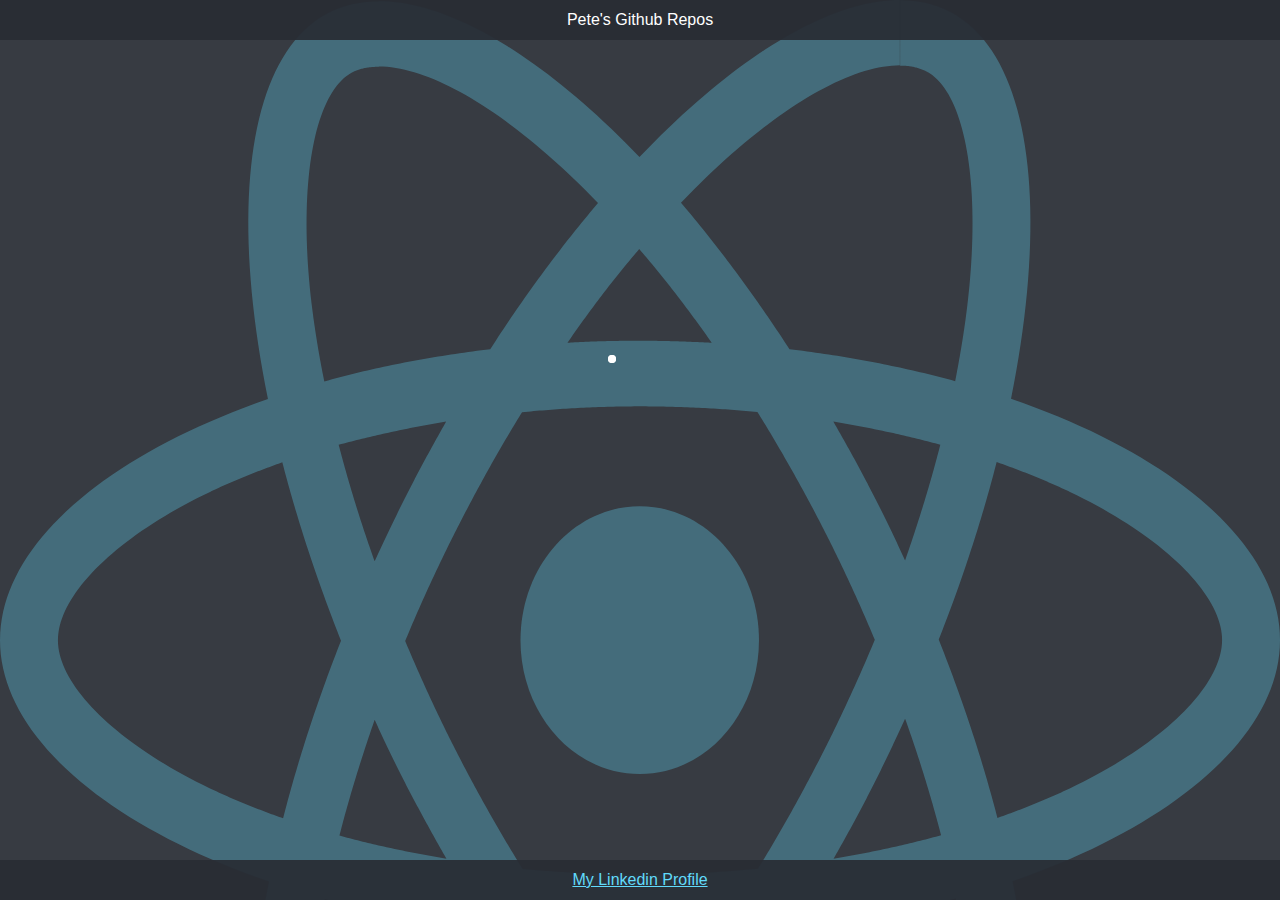
<file: index.html>
<!doctype html><html lang="en"><head><meta charset="utf-8"/><meta name="Description" content="Petteri Kaikkonen Github Repos Summary"/><link rel="preload" href="https://api.github.com/users/petekaik/repos" as="fetch" crossorigin="anonymous"/><link rel="shortcut icon" href="./favicon.ico"/><meta name="theme-color" content="#000000"/><link rel="manifest" href="./manifest.json"/><meta name="apple-mobile-web-app-capable" content="yes"/><meta name="mobile-web-app-capable" content="yes"/><meta name="apple-mobile-web-app-title" content="Pete's Repos"/><meta name="apple-mobile-web-app-status-bar-style" content="black-transparent"/><meta name="viewport" content="width=device-width,initial-scale=1,shrink-to-fit=no"/><meta name="format-detection" content="telephone=yes"/><link rel="apple-touch-icon" href="apple-icon.png"/><link rel="apple-touch-icon" sizes="57x57" href="./images/icons/apple-icon-57x57.png"/><link rel="apple-touch-icon" sizes="60x60" href="./images/icons/apple-icon-60x60.png"/><link rel="apple-touch-icon" sizes="72x72" href="./images/icons/apple-icon-72x72.png"/><link rel="apple-touch-icon" sizes="76x76" href="./images/icons/apple-icon-76x76.png"/><link rel="apple-touch-icon" sizes="114x114" href="./images/icons/apple-icon-114x114.png"/><link rel="apple-touch-icon" sizes="120x120" href="./images/icons/apple-icon-120x120.png"/><link rel="apple-touch-icon" sizes="144x144" href="./images/icons/apple-icon-144x144.png"/><link rel="apple-touch-icon" sizes="152x152" href="./images/icons/apple-icon-152x152.png"/><link rel="apple-touch-icon" sizes="180x180" href="./images/icons/apple-icon-180x180.png"/><link rel="apple-touch-startup-image" href="./images/splash/iPhone_750x1334@2x.png" media="(min-device-width: 375px) and (max-device-width: 667px) and (orientation: portrait)"/><link rel="apple-touch-startup-image" href="./images/splash/iPhone_1334x750@2x.png" media="(min-device-width: 375px) and (max-device-width: 667px) and (orientation: landscape)"/><link rel="apple-touch-startup-image" href="./images/splash/iPadAir_1536x2048@2x.png" media="(min-device-width: 768px) and (max-device-width: 1024px) and (orientation: portrait)"/><link rel="apple-touch-startup-image" href="./images/splash/iPadAir_2048x1536@2x.png" media="(min-device-width: 768px) and (max-device-width: 1024px) and (orientation: landscape)"/><title>Pete's Github Repos</title><link href="./static/css/main.50a5b3f2.chunk.css" rel="stylesheet"></head><body><noscript>You need to enable JavaScript to run this app.</noscript><div id="root"></div><script>!function(l){function e(e){for(var r,t,n=e[0],o=e[1],u=e[2],f=0,i=[];f<n.length;f++)t=n[f],p[t]&&i.push(p[t][0]),p[t]=0;for(r in o)Object.prototype.hasOwnProperty.call(o,r)&&(l[r]=o[r]);for(s&&s(e);i.length;)i.shift()();return c.push.apply(c,u||[]),a()}function a(){for(var e,r=0;r<c.length;r++){for(var t=c[r],n=!0,o=1;o<t.length;o++){var u=t[o];0!==p[u]&&(n=!1)}n&&(c.splice(r--,1),e=f(f.s=t[0]))}return e}var t={},p={2:0},c=[];function f(e){if(t[e])return t[e].exports;var r=t[e]={i:e,l:!1,exports:{}};return l[e].call(r.exports,r,r.exports,f),r.l=!0,r.exports}f.m=l,f.c=t,f.d=function(e,r,t){f.o(e,r)||Object.defineProperty(e,r,{enumerable:!0,get:t})},f.r=function(e){"undefined"!=typeof Symbol&&Symbol.toStringTag&&Object.defineProperty(e,Symbol.toStringTag,{value:"Module"}),Object.defineProperty(e,"__esModule",{value:!0})},f.t=function(r,e){if(1&e&&(r=f(r)),8&e)return r;if(4&e&&"object"==typeof r&&r&&r.__esModule)return r;var t=Object.create(null);if(f.r(t),Object.defineProperty(t,"default",{enumerable:!0,value:r}),2&e&&"string"!=typeof r)for(var n in r)f.d(t,n,function(e){return r[e]}.bind(null,n));return t},f.n=function(e){var r=e&&e.__esModule?function(){return e.default}:function(){return e};return f.d(r,"a",r),r},f.o=function(e,r){return Object.prototype.hasOwnProperty.call(e,r)},f.p="./";var r=window.webpackJsonp=window.webpackJsonp||[],n=r.push.bind(r);r.push=e,r=r.slice();for(var o=0;o<r.length;o++)e(r[o]);var s=n;a()}([])</script><script src="./static/js/1.4d4949a9.chunk.js"></script><script src="./static/js/main.926f006b.chunk.js"></script></body></html>
</file>
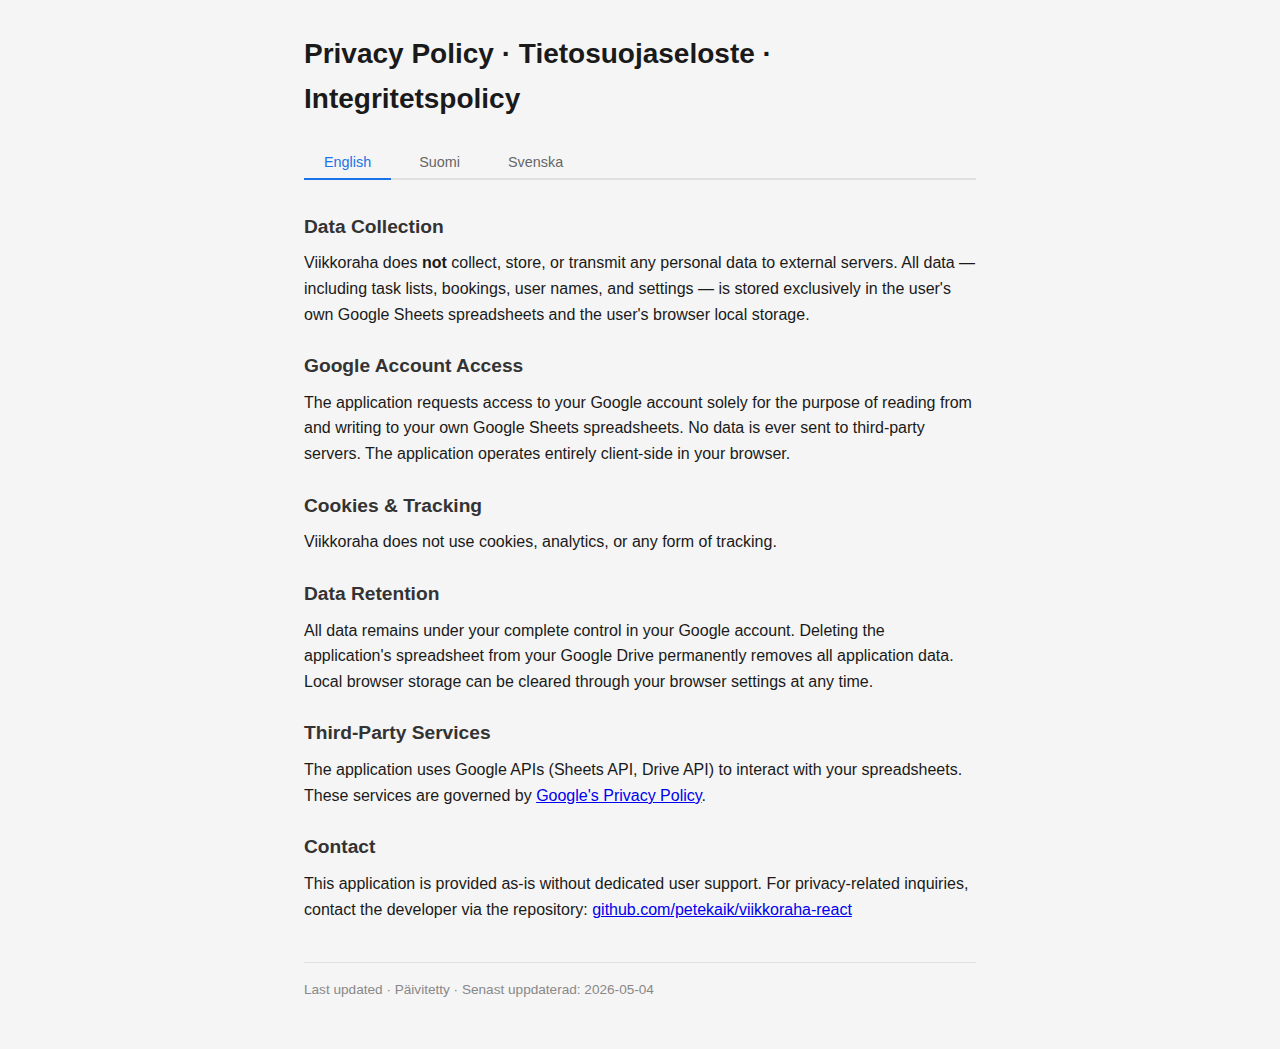
<file: viikkoraha/docs/privacy.html>
<!DOCTYPE html>
<html lang="en">
<head>
  <meta charset="UTF-8">
  <meta name="viewport" content="width=device-width, initial-scale=1.0">
  <title>Privacy Policy – Viikkoraha</title>
  <style>
    *, *::before, *::after { box-sizing: border-box; margin: 0; padding: 0; }
    body {
      font-family: -apple-system, BlinkMacSystemFont, 'Segoe UI', Roboto, sans-serif;
      background: #f5f5f5; color: #1a1a1a; line-height: 1.6;
      max-width: 720px; margin: 0 auto; padding: 2rem 1.5rem;
    }
    h1 { font-size: 1.75rem; margin-bottom: 0.25rem; }
    .lang-tabs {
      display: flex; gap: 0.5rem; margin: 1.5rem 0 2rem;
      border-bottom: 2px solid #e0e0e0;
    }
    .lang-tabs button {
      background: none; border: none; cursor: pointer; font-size: 0.9rem;
      padding: 0.5rem 1.25rem; border-bottom: 2px solid transparent;
      margin-bottom: -2px; font-weight: 500; color: #666;
      transition: color .15s, border-color .15s;
    }
    .lang-tabs button:hover { color: #333; }
    .lang-tabs button.active { color: #1a73e8; border-bottom-color: #1a73e8; }
    .lang-content { display: none; }
    .lang-content.active { display: block; }
    h2 { font-size: 1.2rem; margin: 1.5rem 0 0.5rem; color: #333; }
    p, ul { margin-bottom: 1rem; }
    ul { padding-left: 1.5rem; }
    .updated { color: #888; font-size: 0.85rem; margin-top: 2.5rem; border-top: 1px solid #e0e0e0; padding-top: 1rem; }
  </style>
</head>
<body>

<h1>Privacy Policy · Tietosuojaseloste · Integritetspolicy</h1>

<div class="lang-tabs">
  <button class="active" onclick="switchLang(event, 'en')">English</button>
  <button onclick="switchLang(event, 'fi')">Suomi</button>
  <button onclick="switchLang(event, 'se')">Svenska</button>
</div>

<!-- ENGLISH -->
<div class="lang-content active" id="en">
  <h2>Data Collection</h2>
  <p>
    Viikkoraha does <strong>not</strong> collect, store, or transmit any personal data
    to external servers. All data — including task lists, bookings, user names, and
    settings — is stored exclusively in the user's own Google Sheets spreadsheets and
    the user's browser local storage.
  </p>

  <h2>Google Account Access</h2>
  <p>
    The application requests access to your Google account solely for the purpose of
    reading from and writing to your own Google Sheets spreadsheets. No data is ever
    sent to third-party servers. The application operates entirely client-side in your
    browser.
  </p>

  <h2>Cookies &amp; Tracking</h2>
  <p>
    Viikkoraha does not use cookies, analytics, or any form of tracking.
  </p>

  <h2>Data Retention</h2>
  <p>
    All data remains under your complete control in your Google account. Deleting the
    application's spreadsheet from your Google Drive permanently removes all
    application data. Local browser storage can be cleared through your browser
    settings at any time.
  </p>

  <h2>Third-Party Services</h2>
  <p>
    The application uses Google APIs (Sheets API, Drive API) to interact with your
    spreadsheets. These services are governed by
    <a href="https://policies.google.com/privacy">Google's Privacy Policy</a>.
  </p>

  <h2>Contact</h2>
  <p>
    This application is provided as-is without dedicated user support.
    For privacy-related inquiries, contact the developer via the repository:
    <a href="https://github.com/petekaik/viikkoraha-react">github.com/petekaik/viikkoraha-react</a>
  </p>
</div>

<!-- SUOMI -->
<div class="lang-content" id="fi">
  <h2>Tietojen kerääminen</h2>
  <p>
    Viikkoraha <strong>ei</strong> kerää, tallenna tai välitä henkilötietoja
    ulkoisille palvelimille. Kaikki data — mukaan lukien tehtävälistat, kirjaukset,
    käyttäjänimet ja asetukset — säilytetään yksinomaan käyttäjän omissa Google
    Sheets -taulukoissa ja selaimen paikallisessa tallennustilassa.
  </p>

  <h2>Google-tilin käyttöoikeus</h2>
  <p>
    Sovellus pyytää pääsyä Google-tiliisi ainoastaan voidakseen lukea ja kirjoittaa
    omia Google Sheets -taulukoitasi. Mitään tietoja ei koskaan lähetetä
    kolmannen osapuolen palvelimille. Sovellus toimii kokonaan selaimessasi
    asiakaspuolen sovelluksena.
  </p>

  <h2>Evästeet ja seuranta</h2>
  <p>
    Viikkoraha ei käytä evästeitä, analytiikkaa eikä minkäänlaista seurantaa.
  </p>

  <h2>Tietojen säilytys</h2>
  <p>
    Kaikki tieto pysyy täysin hallinnassasi Google-tililläsi. Sovelluksen taulukon
    poistaminen Google Drivesta poistaa pysyvästi kaikki sovelluksen tiedot.
    Selaimen paikallisen tallennustilan voit tyhjentää selaimen asetuksista milloin
    tahansa.
  </p>

  <h2>Kolmannen osapuolen palvelut</h2>
  <p>
    Sovellus käyttää Googlen rajapintoja (Sheets API, Drive API) taulukoiden
    käsittelyyn. Näitä palveluita koskee
    <a href="https://policies.google.com/privacy">Googlen tietosuojakäytäntö</a>.
  </p>

  <h2>Yhteydenotto</h2>
  <p>
    Sovellus tarjotaan sellaisenaan ilman erillistä käyttäjätukea.
    Tietosuojaa koskevissa kysymyksissä voit ottaa yhteyttä kehittäjään repositorion
    kautta:
    <a href="https://github.com/petekaik/viikkoraha-react">github.com/petekaik/viikkoraha-react</a>
  </p>
</div>

<!-- SVENSKA -->
<div class="lang-content" id="se">
  <h2>Datainsamling</h2>
  <p>
    Viikkoraha <strong>samlar inte</strong> in, lagrar eller överför några
    personuppgifter till externa servrar. All data — inklusive uppgiftslistor,
    bokningar, användarnamn och inställningar — lagras uteslutande i användarens
    egna Google Sheets-kalkylark och webbläsarens lokala lagring.
  </p>

  <h2>Åtkomst till Google-konto</h2>
  <p>
    Applikationen begär åtkomst till ditt Google-konto enbart för att kunna läsa
    från och skriva till dina egna Google Sheets-kalkylark. Ingen data skickas
    någonsin till tredjepartsservrar. Applikationen körs helt på klientsidan i din
    webbläsare.
  </p>

  <h2>Cookies och spårning</h2>
  <p>
    Viikkoraha använder inga cookies, analysverktyg eller någon form av spårning.
  </p>

  <h2>Datalagring</h2>
  <p>
    All data förblir under din fullständiga kontroll i ditt Google-konto. Om du
    tar bort applikationens kalkylark från Google Drive raderas all applikationsdata
    permanent. Webbläsarens lokala lagring kan rensas via webbläsarens inställningar
    när som helst.
  </p>

  <h2>Tredjepartstjänster</h2>
  <p>
    Applikationen använder Googles API:er (Sheets API, Drive API) för att
    interagera med dina kalkylark. Dessa tjänster omfattas av
    <a href="https://policies.google.com/privacy">Googles integritetspolicy</a>.
  </p>

  <h2>Kontakt</h2>
  <p>
    Applikationen tillhandahålls i befintligt skick utan särskild användarsupport.
    För integritetsrelaterade frågor, kontakta utvecklaren via repositoriet:
    <a href="https://github.com/petekaik/viikkoraha-react">github.com/petekaik/viikkoraha-react</a>
  </p>
</div>

<p class="updated">Last updated · Päivitetty · Senast uppdaterad: 2026-05-04</p>

<script>
  function switchLang(event, lang) {
    document.querySelectorAll('.lang-tabs button').forEach(b => b.classList.remove('active'));
    document.querySelectorAll('.lang-content').forEach(c => c.classList.remove('active'));
    event.target.classList.add('active');
    document.getElementById(lang).classList.add('active');
  }
</script>

</body>
</html>
</file>
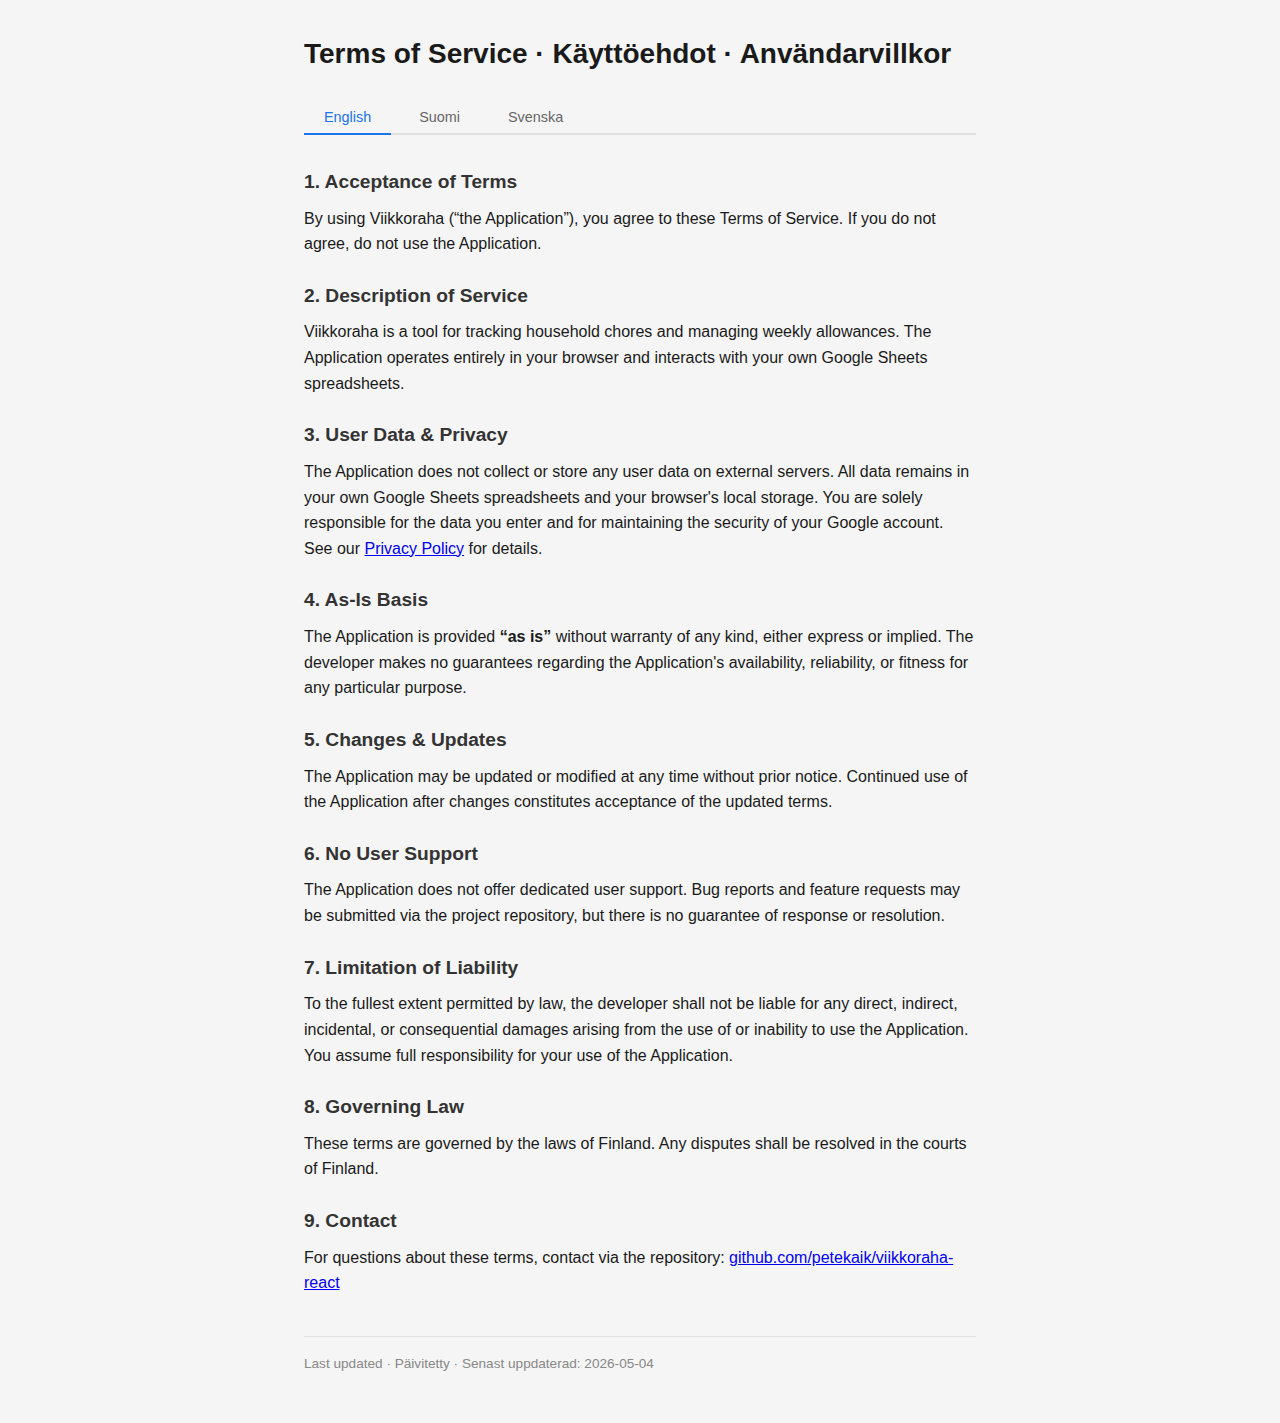
<file: viikkoraha/docs/terms.html>
<!DOCTYPE html>
<html lang="en">
<head>
  <meta charset="UTF-8">
  <meta name="viewport" content="width=device-width, initial-scale=1.0">
  <title>Terms of Service – Viikkoraha</title>
  <style>
    *, *::before, *::after { box-sizing: border-box; margin: 0; padding: 0; }
    body {
      font-family: -apple-system, BlinkMacSystemFont, 'Segoe UI', Roboto, sans-serif;
      background: #f5f5f5; color: #1a1a1a; line-height: 1.6;
      max-width: 720px; margin: 0 auto; padding: 2rem 1.5rem;
    }
    h1 { font-size: 1.75rem; margin-bottom: 0.25rem; }
    .lang-tabs {
      display: flex; gap: 0.5rem; margin: 1.5rem 0 2rem;
      border-bottom: 2px solid #e0e0e0;
    }
    .lang-tabs button {
      background: none; border: none; cursor: pointer; font-size: 0.9rem;
      padding: 0.5rem 1.25rem; border-bottom: 2px solid transparent;
      margin-bottom: -2px; font-weight: 500; color: #666;
      transition: color .15s, border-color .15s;
    }
    .lang-tabs button:hover { color: #333; }
    .lang-tabs button.active { color: #1a73e8; border-bottom-color: #1a73e8; }
    .lang-content { display: none; }
    .lang-content.active { display: block; }
    h2 { font-size: 1.2rem; margin: 1.5rem 0 0.5rem; color: #333; }
    p, ul { margin-bottom: 1rem; }
    ul { padding-left: 1.5rem; }
    .updated { color: #888; font-size: 0.85rem; margin-top: 2.5rem; border-top: 1px solid #e0e0e0; padding-top: 1rem; }
  </style>
</head>
<body>

<h1>Terms of Service · Käyttöehdot · Användarvillkor</h1>

<div class="lang-tabs">
  <button class="active" onclick="switchLang(event, 'en')">English</button>
  <button onclick="switchLang(event, 'fi')">Suomi</button>
  <button onclick="switchLang(event, 'se')">Svenska</button>
</div>

<!-- ENGLISH -->
<div class="lang-content active" id="en">
  <h2>1. Acceptance of Terms</h2>
  <p>
    By using Viikkoraha (“the Application”), you agree to these Terms of Service.
    If you do not agree, do not use the Application.
  </p>

  <h2>2. Description of Service</h2>
  <p>
    Viikkoraha is a tool for tracking household chores and managing weekly
    allowances. The Application operates entirely in your browser and interacts
    with your own Google Sheets spreadsheets.
  </p>

  <h2>3. User Data &amp; Privacy</h2>
  <p>
    The Application does not collect or store any user data on external servers.
    All data remains in your own Google Sheets spreadsheets and your browser's
    local storage. You are solely responsible for the data you enter and for
    maintaining the security of your Google account. See our
    <a href="privacy.html">Privacy Policy</a> for details.
  </p>

  <h2>4. As-Is Basis</h2>
  <p>
    The Application is provided <strong>“as is”</strong> without warranty of any
    kind, either express or implied. The developer makes no guarantees regarding
    the Application's availability, reliability, or fitness for any particular
    purpose.
  </p>

  <h2>5. Changes &amp; Updates</h2>
  <p>
    The Application may be updated or modified at any time without prior notice.
    Continued use of the Application after changes constitutes acceptance of the
    updated terms.
  </p>

  <h2>6. No User Support</h2>
  <p>
    The Application does not offer dedicated user support. Bug reports and feature
    requests may be submitted via the project repository, but there is no
    guarantee of response or resolution.
  </p>

  <h2>7. Limitation of Liability</h2>
  <p>
    To the fullest extent permitted by law, the developer shall not be liable for
    any direct, indirect, incidental, or consequential damages arising from the
    use of or inability to use the Application. You assume full responsibility
    for your use of the Application.
  </p>

  <h2>8. Governing Law</h2>
  <p>
    These terms are governed by the laws of Finland. Any disputes shall be
    resolved in the courts of Finland.
  </p>

  <h2>9. Contact</h2>
  <p>
    For questions about these terms, contact via the repository:
    <a href="https://github.com/petekaik/viikkoraha-react">github.com/petekaik/viikkoraha-react</a>
  </p>
</div>

<!-- SUOMI -->
<div class="lang-content" id="fi">
  <h2>1. Ehtojen hyväksyminen</h2>
  <p>
    Käyttämällä Viikkorahaa (“Sovellus”) hyväksyt nämä käyttöehdot. Jos et
    hyväksy ehtoja, älä käytä Sovellusta.
  </p>

  <h2>2. Palvelun kuvaus</h2>
  <p>
    Viikkoraha on työkalu kotitöiden seurantaan ja viikkorahan hallintaan.
    Sovellus toimii kokonaan selaimessasi ja käyttää omia Google Sheets
    -taulukoitasi.
  </p>

  <h2>3. Käyttäjätiedot ja tietosuoja</h2>
  <p>
    Sovellus ei kerää tai tallenna käyttäjätietoja ulkoisille palvelimille.
    Kaikki tieto säilyy omissa Google Sheets -taulukoissasi ja selaimesi
    paikallisessa tallennustilassa. Olet yksin vastuussa syöttämistäsi tiedoista
    ja Google-tilisi turvallisuudesta. Katso
    <a href="privacy.html">tietosuojaseloste</a> lisätietoja varten.
  </p>

  <h2>4. Sellaisenaan-periaate</h2>
  <p>
    Sovellus tarjotaan <strong>“sellaisenaan”</strong> ilman minkäänlaista
    nimenomaista tai hiljaista takuuta. Kehittäjä ei takaa Sovelluksen
    saatavuutta, luotettavuutta tai soveltuvuutta mihinkään tiettyyn
    tarkoitukseen.
  </p>

  <h2>5. Muutokset ja päivitykset</h2>
  <p>
    Sovellusta voidaan päivittää tai muokata milloin tahansa ilman erillistä
    ilmoitusta. Jatkamalla Sovelluksen käyttöä muutosten jälkeen hyväksyt
    päivitetyt ehdot.
  </p>

  <h2>6. Ei käyttäjätukea</h2>
  <p>
    Sovelluksella ei ole erillistä käyttäjätukea. Vikaraportteja ja
    ominaisuustoiveita voi lähettää projektin repositorion kautta, mutta
    vastausta tai korjausta ei taata.
  </p>

  <h2>7. Vastuunrajoitus</h2>
  <p>
    Lain sallimissa rajoissa kehittäjä ei ole vastuussa mistään välittömistä,
    välillisistä, satunnaisista tai seuraamuksellisista vahingoista, jotka
    aiheutuvat Sovelluksen käytöstä tai käytön estymisestä. Käytät Sovellusta
    täysin omalla vastuullasi.
  </p>

  <h2>8. Sovellettava laki</h2>
  <p>
    Näihin ehtoihin sovelletaan Suomen lakia. Mahdolliset riidat ratkaistaan
    Suomen tuomioistuimissa.
  </p>

  <h2>9. Yhteydenotto</h2>
  <p>
    Ehtoja koskevissa kysymyksissä ota yhteyttä repositorion kautta:
    <a href="https://github.com/petekaik/viikkoraha-react">github.com/petekaik/viikkoraha-react</a>
  </p>
</div>

<!-- SVENSKA -->
<div class="lang-content" id="se">
  <h2>1. Godkännande av villkor</h2>
  <p>
    Genom att använda Viikkoraha (“Applikationen”) godkänner du dessa
    användarvillkor. Om du inte godkänner villkoren, använd inte Applikationen.
  </p>

  <h2>2. Tjänstebeskrivning</h2>
  <p>
    Viikkoraha är ett verktyg för att följa upp hushållssysslor och hantera
    veckopeng. Applikationen körs helt i din webbläsare och interagerar med
    dina egna Google Sheets-kalkylark.
  </p>

  <h2>3. Användardata och integritet</h2>
  <p>
    Applikationen samlar inte in eller lagrar några användardata på externa
    servrar. All data finns kvar i dina egna Google Sheets-kalkylark och din
    webbläsares lokala lagring. Du är ensam ansvarig för den data du matar in
    och för att upprätthålla säkerheten för ditt Google-konto. Se vår
    <a href="privacy.html">integritetspolicy</a> för detaljer.
  </p>

  <h2>4. I befintligt skick</h2>
  <p>
    Applikationen tillhandahålls <strong>“i befintligt skick”</strong> utan
    någon som helst garanti, vare sig uttrycklig eller underförstådd.
    Utvecklaren garanterar inte Applikationens tillgänglighet, tillförlitlighet
    eller lämplighet för något särskilt ändamål.
  </p>

  <h2>5. Ändringar och uppdateringar</h2>
  <p>
    Applikationen kan uppdateras eller ändras när som helst utan föregående
    meddelande. Fortsatt användning av Applikationen efter ändringar innebär
    godkännande av de uppdaterade villkoren.
  </p>

  <h2>6. Ingen användarsupport</h2>
  <p>
    Applikationen erbjuder ingen särskild användarsupport. Felrapporter och
    funktionsönskemål kan skickas via projektets repositorium, men svar eller
    åtgärd garanteras inte.
  </p>

  <h2>7. Ansvarsbegränsning</h2>
  <p>
    I den utsträckning lagen tillåter är utvecklaren inte ansvarig för några
    direkta, indirekta, tillfälliga eller därav följande skador som uppstår
    genom användning av eller oförmåga att använda Applikationen. Du använder
    Applikationen på egen risk.
  </p>

  <h2>8. Tillämplig lag</h2>
  <p>
    Dessa villkor styrs av Finlands lagar. Eventuella tvister ska lösas i
    finländsk domstol.
  </p>

  <h2>9. Kontakt</h2>
  <p>
    För frågor om dessa villkor, kontakta via repositoriet:
    <a href="https://github.com/petekaik/viikkoraha-react">github.com/petekaik/viikkoraha-react</a>
  </p>
</div>

<p class="updated">Last updated · Päivitetty · Senast uppdaterad: 2026-05-04</p>

<script>
  function switchLang(event, lang) {
    document.querySelectorAll('.lang-tabs button').forEach(b => b.classList.remove('active'));
    document.querySelectorAll('.lang-content').forEach(c => c.classList.remove('active'));
    event.target.classList.add('active');
    document.getElementById(lang).classList.add('active');
  }
</script>

</body>
</html>
</file>
<file: static/css/main.50a5b3f2.chunk.css>
body{margin:0;padding:0;font-family:-apple-system,BlinkMacSystemFont,Segoe UI,Roboto,Oxygen,Ubuntu,Cantarell,Fira Sans,Droid Sans,Helvetica Neue,sans-serif;-webkit-font-smoothing:antialiased;-moz-osx-font-smoothing:grayscale}code{font-family:source-code-pro,Menlo,Monaco,Consolas,Courier New,monospace}#root{display:grid;grid-template-rows:40px auto 40px;text-align:center;background-color:rgba(40,44,52,.93);background-image:url(../../static/media/react.ffcc70f1.svg);background-repeat:no-repeat;background-size:cover;color:#fff;height:100vh;width:100vw}.lds-ripple{display:inline-block;position:relative;top:35vh;width:64px;height:64px}.lds-ripple div{position:absolute;border:4px solid #fff;opacity:1;border-radius:50%;-webkit-animation:lds-ripple 1s cubic-bezier(0,.2,.8,1) infinite;animation:lds-ripple 1s cubic-bezier(0,.2,.8,1) infinite}.lds-ripple div:nth-child(2){-webkit-animation-delay:-.5s;animation-delay:-.5s}@-webkit-keyframes lds-ripple{0%{top:28px;left:28px;width:0;height:0;opacity:1}to{top:-1px;left:-1px;width:58px;height:58px;opacity:0}}@keyframes lds-ripple{0%{top:28px;left:28px;width:0;height:0;opacity:1}to{top:-1px;left:-1px;width:58px;height:58px;opacity:0}}.App-logo{height:30px}.App-header{height:40px;line-height:40px;background-color:rgba(40,44,52,.93)}.App-link{color:#61dafb}.App-content{height:calc(100vh - 80px);overflow-y:auto}.repo{background-color:rgba(40,44,52,.93);margin-top:-12px}.reponame{padding-top:5px}.repodescription{padding-bottom:10px}.App-footer{height:40px;line-height:40px;background-color:rgba(40,44,52,.93)}
/*# sourceMappingURL=main.50a5b3f2.chunk.css.map */
</file>
